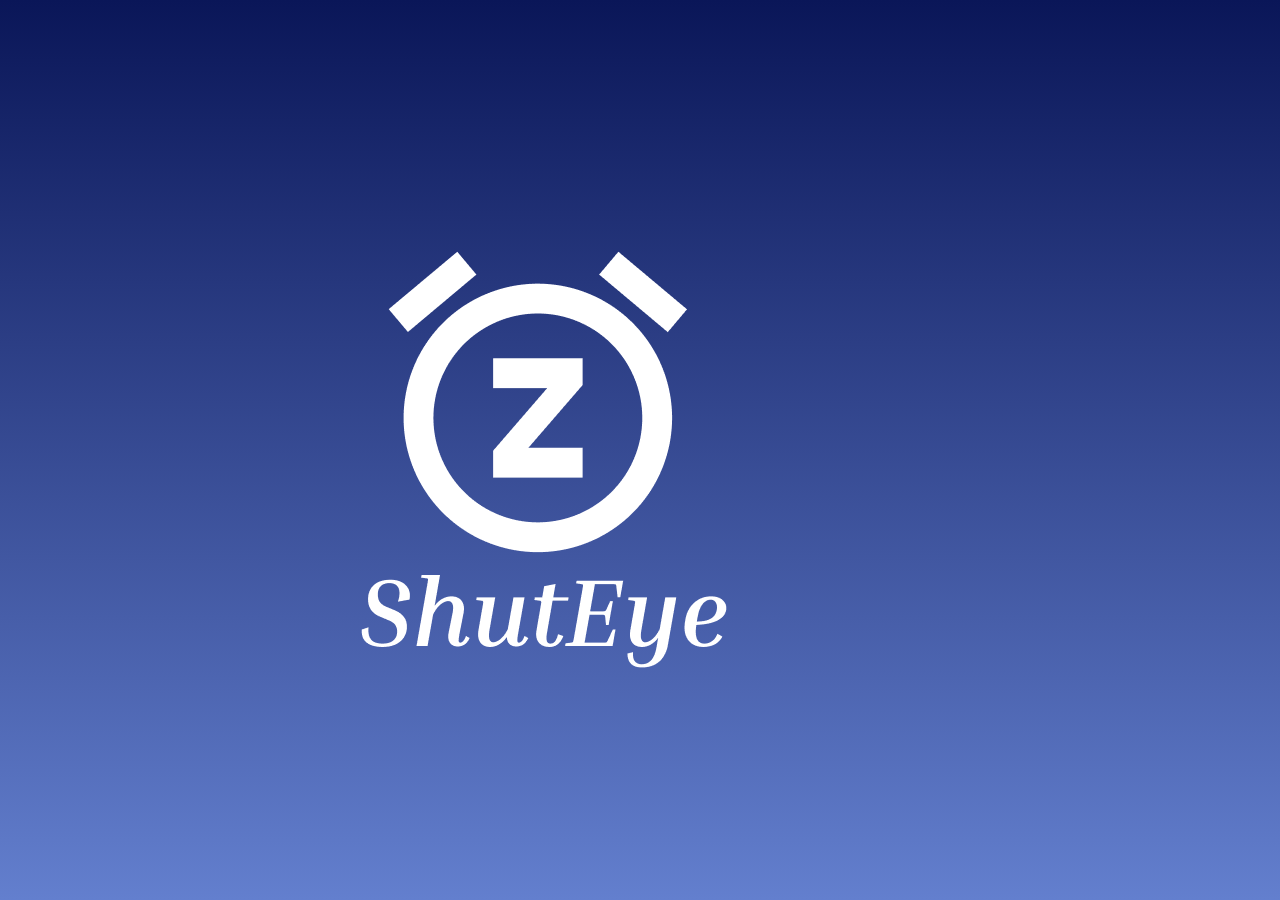
<file: index.html>
<!DOCTYPE html>
<html lang="en">

<head>
    <meta charset="UTF-8">
    <meta name="viewport" content="width=device-width, initial-scale=1.0">
    <title>Home</title>
    <link rel="stylesheet" href="https://cdnjs.cloudflare.com/ajax/libs/font-awesome/6.0.0-beta3/css/all.min.css">
    <style>
        @import url('https://fonts.googleapis.com/css2?family=Poppins:wght@400;500;600;700&display=swap');

        body {
            font-family: 'Poppins', sans-serif;
            margin: 0;
            padding: 0;
            background: linear-gradient(to bottom, #0a1658, #637fce);
            /* Dark purple gradient */
            color: #fff;
            display: flex;
            flex-direction: column;
            min-height: 100vh;
        }

        /* Splash Screen Styles */
        #splash-screen {
            position: fixed;
            top: 0;
            left: 0;
            width: 100%;
            height: 100%;
            background: linear-gradient(to bottom, #0a1658, #637fce);
            /* Solid blue background for splash */
            display: flex;
            justify-content: center;
            align-items: center;
            z-index: 9999;
            /* Ensure it's on top of everything */
            opacity: 1;
            visibility: visible;
            animation: fadeOutSplash 0.5s ease-out 2s forwards;
            /* Fade out after 2 seconds display */
        }

        #splash-screen img {
            max-width: 80%;
            /* Adjust size of the logo image */
            max-height: 80%;
            animation: zoomIn 0.5s ease-out;
            /* Optional: small zoom-in effect */
        }

        /* Keyframes for splash screen animation */
        @keyframes fadeOutSplash {
            0% {
                opacity: 1;
                visibility: visible;
            }

            99% {
                opacity: 0;
                visibility: visible;
            }

            100% {
                opacity: 0;
                visibility: hidden;
                display: none;
                /* Important: remove from flow after animation */
            }
        }

        @keyframes zoomIn {
            from {
                transform: scale(0.8);
                opacity: 0;
            }

            to {
                transform: scale(1);
                opacity: 1;
            }
        }

        /* Main content styling (existing styles below) */
        .header {
            display: flex;
            justify-content: space-between;
            align-items: center;
            padding: 20px;
        }

        .header .profile-circle {
            width: 40px;
            height: 40px;
            background-color: rgba(255, 255, 255, 0.2);
            border-radius: 50%;
        }

        .header .user-info {
            flex-grow: 1;
            margin-left: 20px;
        }

        .header .user-info h1 {
            margin: 0;
            font-size: 24px;
            font-weight: 600;
        }

        .header .user-info p {
            margin: 0;
            font-size: 14px;
            opacity: 0.8;
        }

        .header .user-avatar {
            width: 50px;
            height: 50px;
            background-color: rgba(0, 0, 0, 0.3);
            border-radius: 50%;
            display: flex;
            justify-content: center;
            align-items: center;
        }

        .header .user-avatar i {
            font-size: 30px;
            color: rgba(255, 255, 255, 0.7);
        }

        .main-content {
            flex-grow: 1;
            padding: 20px;
            display: flex;
            flex-direction: column;
            align-items: center;
            justify-content: flex-start;
        }

        .card-container {
            background-color: rgba(255, 255, 255, 0.1);
            border-radius: 30px;
            padding: 20px;
            width: 100%;
            max-width: 400px;
            /* Adjust max-width as needed */
            box-shadow: 0 10px 30px rgba(0, 0, 0, 0.2);
            backdrop-filter: blur(10px);
            -webkit-backdrop-filter: blur(10px);
            border: 1px solid rgba(255, 255, 255, 0.2);
        }

        .card {
            background-color: rgba(255, 255, 255, 0.15);
            border-radius: 15px;
            padding: 15px 20px;
            margin-bottom: 15px;
            display: flex;
            align-items: center;
            justify-content: space-between;
            backdrop-filter: blur(5px);
            -webkit-backdrop-filter: blur(5px);
            border: 1px solid rgba(255, 255, 255, 0.1);
        }

        .card:last-child {
            margin-bottom: 0;
        }

        .card .icon {
            font-size: 24px;
            color: #fff;
            width: 40px;
            height: 40px;
            border-radius: 50%;
            display: flex;
            justify-content: center;
            align-items: center;
            background-color: rgba(255, 255, 255, 0.1);
            margin-right: 15px;
        }

        .card .icon.star-icon {
            /* A darker purple for the star icons */
            color: #fff;
        }

        .card .content {
            flex-grow: 1;
            color: #fff;
        }

        .card .content h3 {
            margin: 0;
            font-size: 16px;
            font-weight: 500;
        }

        .card .content p {
            margin: 0;
            font-size: 12px;
            opacity: 0.8;
        }

        .card .edit-icon {
            font-size: 18px;
            color: #fff;
            opacity: 0.8;
            cursor: pointer;
        }

        .buttons {
            display: flex;
            justify-content: space-around;
            width: 100%;
            max-width: 350px;
            margin-top: 25px;
            margin-bottom: 20px;
        }

        .btn {
            background-color: rgba(255, 255, 255, 0.2);
            border: none;
            color: #fff;
            padding: 12px 25px;
            border-radius: 25px;
            font-size: 14px;
            font-weight: 500;
            cursor: pointer;
            transition: background-color 0.3s ease;
            backdrop-filter: blur(5px);
            -webkit-backdrop-filter: blur(5px);
            border: 1px solid rgba(255, 255, 255, 0.2);
        }

        .btn:hover {
            background-color: rgba(255, 255, 255, 0.3);
        }

        .footer-text {
            font-size: 12px;
            opacity: 0.7;
            text-align: center;
            margin-top: 15px;
            padding-bottom: 20px;
        }

        .navbar {
            display: flex;
            justify-content: space-around;
            width: 100%;
            background-color: white;
            padding: 15px 0;
            backdrop-filter: blur(10px);
            -webkit-backdrop-filter: blur(10px);
            position: sticky;
            bottom: 0;
            left: 0;
            border-top: 1px solid rgba(255, 255, 255, 0.2);
        }

        .nav-item {
            display: flex;
            flex-direction: column;
            align-items: center;
            color: black;
            text-decoration: none;
            font-size: 12px;
            opacity: 0.7;
            transition: opacity 0.3s ease;
        }

        .nav-item.active {
            opacity: 1;
            font-weight: 600;
        }

        .nav-item i {
            font-size: 22px;
            margin-bottom: 5px;
        }
    </style>
</head>

<body>
    <div id="splash-screen">
        <img src="image.png" alt="ShutEye Logo">
    </div>

    <div class="header">
        <div class="profile-circle"></div>
        <div class="user-info">
            <h1>Good Morning, Hillary</h1>
            <p>Thursday, July 10</p>
            <p>06:00 AM</p>
        </div>
        <div class="user-avatar">
            <a href="profile.html">
                <i class="fas fa-user"></i>
            </a>
        </div>
    </div>

    <div class="main-content">
        <div class="card-container">
            <div class="card">
                <div class="icon"><i class="fas fa-bell"></i></div>
                <div class="content">
                    <h3>Next Alarm</h3>
                    <p>6:00 AM</p>
                </div>
                <i class="fas fa-edit edit-icon"></i>
            </div>

            <div class="card">
                <div class="icon"><i class="fas fa-moon"></i></div>
                <div class="content">
                    <h3>Sleep Plan</h3>
                    <p>Bed time &nbsp; &nbsp; &nbsp; &nbsp; &nbsp; &nbsp; &nbsp; 10:00 PM</p>
                    <p>Wake up time &nbsp; &nbsp; 6:00 AM</p>
                    <p>Duration &nbsp; &nbsp; &nbsp; &nbsp; &nbsp; &nbsp; &nbsp; &nbsp; &nbsp; 7 hrs</p>
                </div>
                <i class="fas fa-edit edit-icon"></i>
            </div>

            <div class="card">
                <div class="icon star-icon"><i class="fas fa-star"></i></div>
                <div class="content">
                    <h3>Tonight's Routine</h3>
                    <p>Player</p>
                    <p>Reading (10 mins)</p>
                    <p>Journal Entry</p>
                </div>
                <i class="fas fa-edit edit-icon"></i>
            </div>

            <div class="card">
                <div class="icon star-icon"><i class="fas fa-star"></i></div>
                <div class="content">
                    <h3>Last Night's Sleep</h3>
                    <p>7h 15m &nbsp; &nbsp; Sleep Good</p>
                </div>
                <i class="fas fa-edit edit-icon"></i>
            </div>

            <div class="buttons">
                <button class="btn">Set Alarm</button>
                <button class="btn">Start Sleep Track</button>
            </div>
        </div>
        <p class="footer-text">Avoid gadgets 25 mins before sleep</p>
    </div>

    <div class="navbar">
        <a href="index.html" class="nav-item">
            <i class="fas fa-home"></i>
            <span>Home</span>
        </a>
        <a href="routine.html" class="nav-item active">
            <i class="fas fa-star"></i>
            <span>Routine</span>
        </a>
        <a href="sleep-tracker.html" class="nav-item">
            <i class="fas fa-moon"></i>
            <span>Tracker</span>
        </a>
    </div>
</body>

</html>
</file>
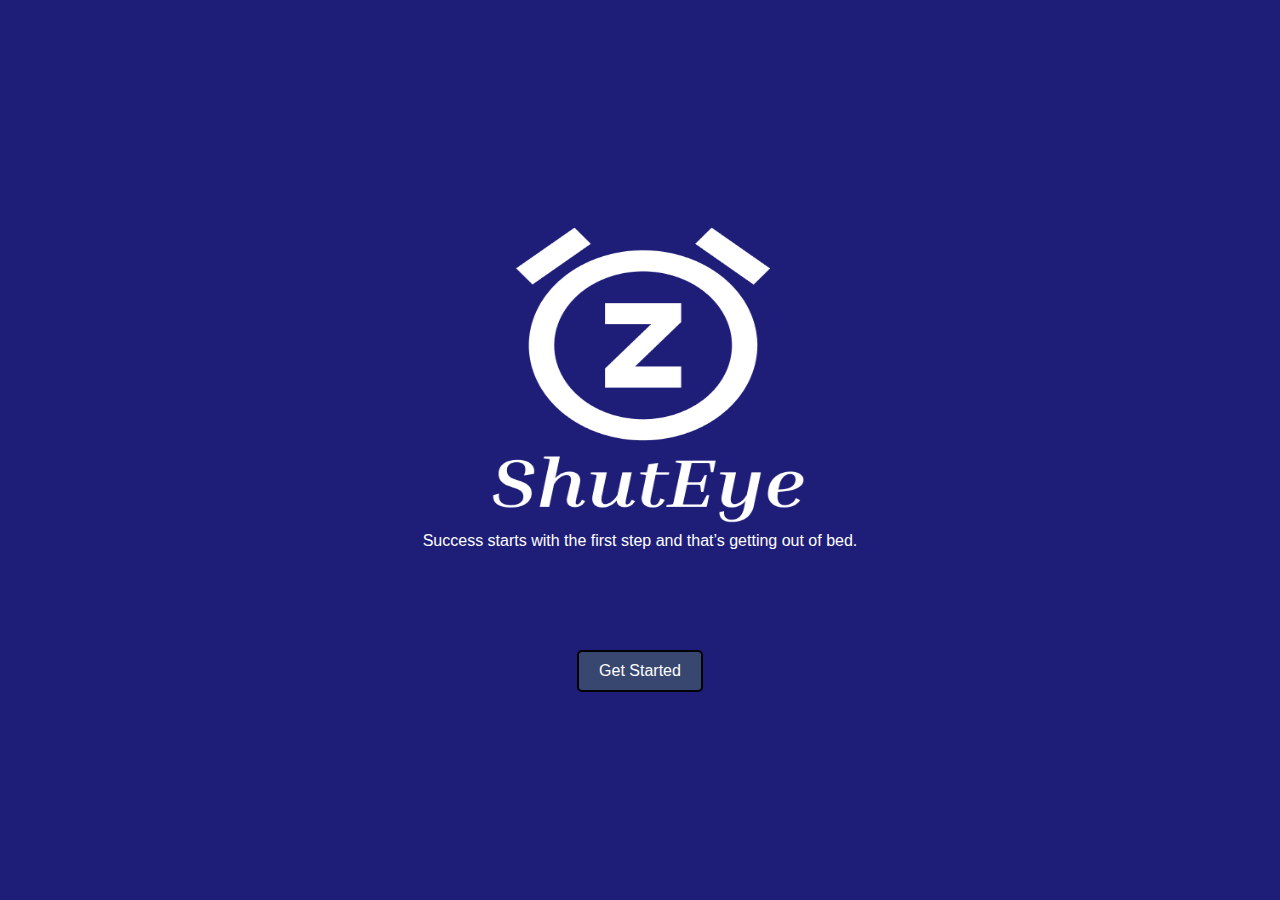
<file: first.html>
<!DOCTYPE html>
<html lang="en">
<head>
    <meta charset="UTF-8">
    <meta name="viewport" content="width=device-width, initial-scale=1.0">
    <title>ShutEye</title>
    <link rel="stylesheet" href="./first.css">
</head>
<body>
    <div class="container">
        <div class="logo"> 
            <img class="logoimg" src="./image.png" alt="ShutEye Logo">
        </div>
        <div class="description">Success starts with the first step and that’s getting out of bed.</div>
        <div class="button">
            <a href="home.html">Get Started</a>
        </div>

    </div>
</body>
</html>
</file>
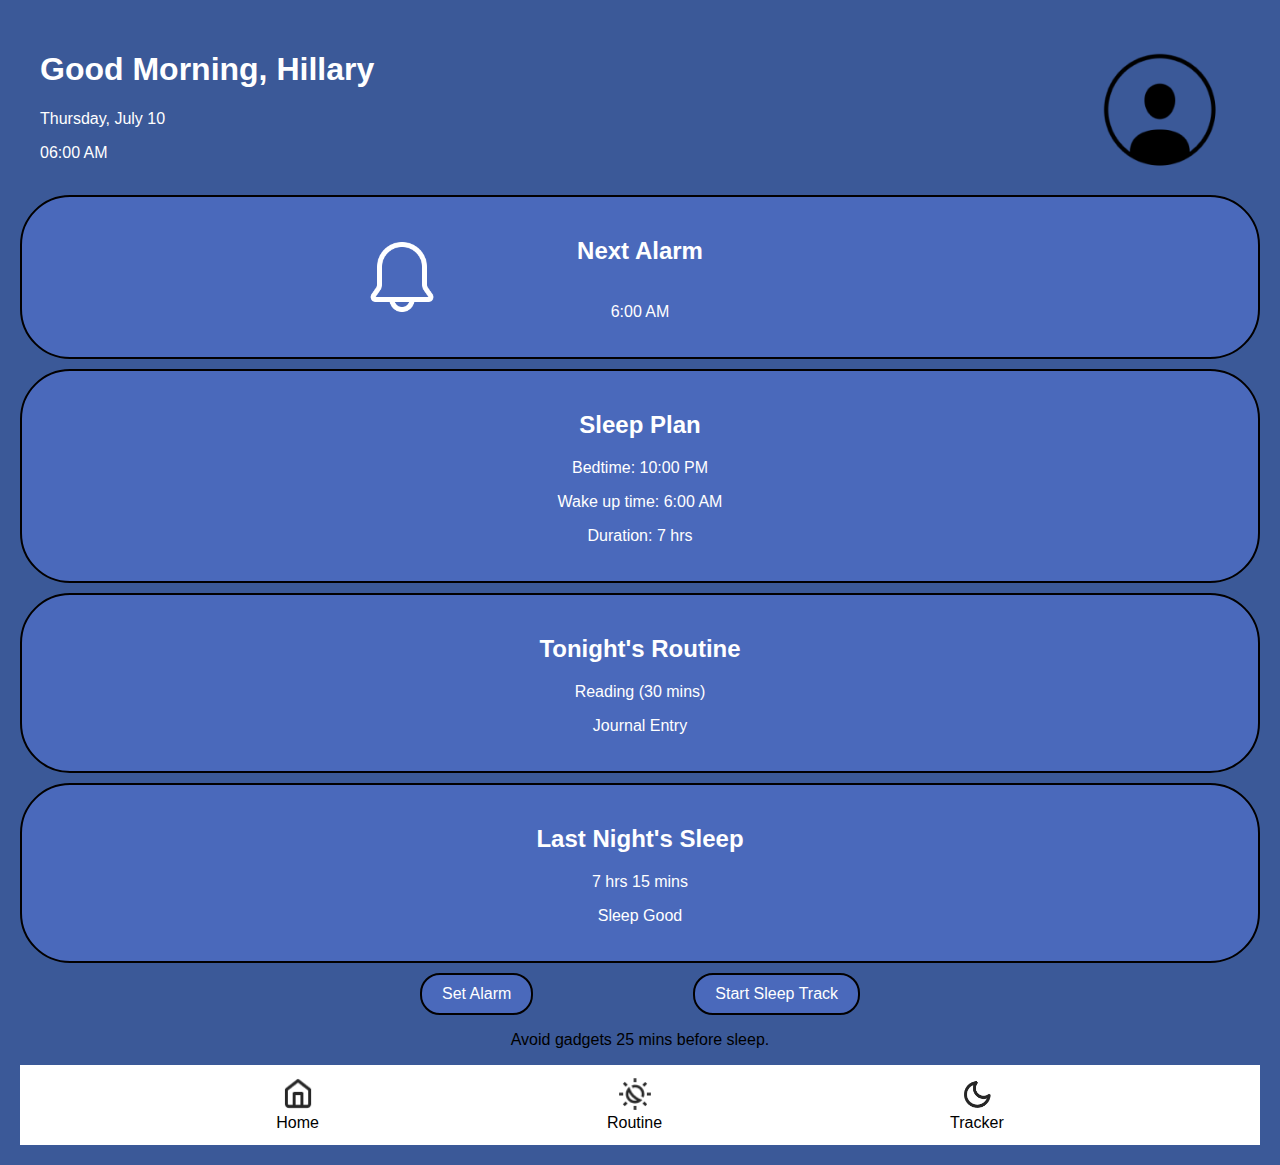
<file: home.html>
<!DOCTYPE html>
<html lang="en">
<head>
    <meta charset="UTF-8">
    <meta name="viewport" content="width=device-width, initial-scale=1.0">
    <title>Document</title>
    <link rel="stylesheet" href="./home.css">
</head>
<body>
<a href="profile.html">
    <img src="pf.png" alt="Profile" class="profile-img">
</a>
    <div class="top-left">
        <h1>Good Morning, Hillary</h1>
        <p>Thursday, July 10</p>
        <p>06:00 AM</p>
    </div>
<br>
<br>
<h1>
</h1>
<br>
<br>
<br>
<br>
<br>
<br>

    <div class="container">
         
        <div class="card">
            <div class="alarm-row">
                <img class="bell"src="bell.png" alt="Bell" class="bell-icon">
                <div class="alarm-text">
                    <h2 class="next">Next Alarm</h2>
                    <p class="alarm text1 ">6:00 AM</p>
                </div>
            </div>
        </div>
        <div class="card">
            <h2>Sleep Plan</h2>
            <p>Bedtime: 10:00 PM</p>
            <p>Wake up time: 6:00 AM</p>
            <p>Duration: 7 hrs</p>
        </div>
        <div class="card">
            <h2>Tonight's Routine</h2>
            <p>Reading (30 mins)</p>
            <p>Journal Entry</p>
        </div>
        <div class="card">
            <h2>Last Night's Sleep</h2>
            <p>7 hrs 15 mins</p>
            <p>Sleep Good</p>
        </div>
        <div class="card2">
        <a><button class="but2">Set Alarm</button></a>
        <a><button class="but2">Start Sleep Track</button></a>
        </div>

        <p class="p2">Avoid gadgets 25 mins before sleep.</p>
        
        <div class="container2">
            <a href="#" class="home-link">
                <img src="home.png" alt="Home" class="home-icon">
                <span>Home</span>
            </a>
            <a href="fourhtpage.html" class="routine-link">
                <img src="routine.png" alt="Routine" class="routine-icon">
                <span>Routine</span>
            </a>
            <a href="thirdpage.html" class="tracker-link">
                <img src="tracker.png" alt="Tracker" class="tracker-icon">
                <span>Tracker</span>
            </a>



        </div>
    </div>
</body>
</html>
</file>
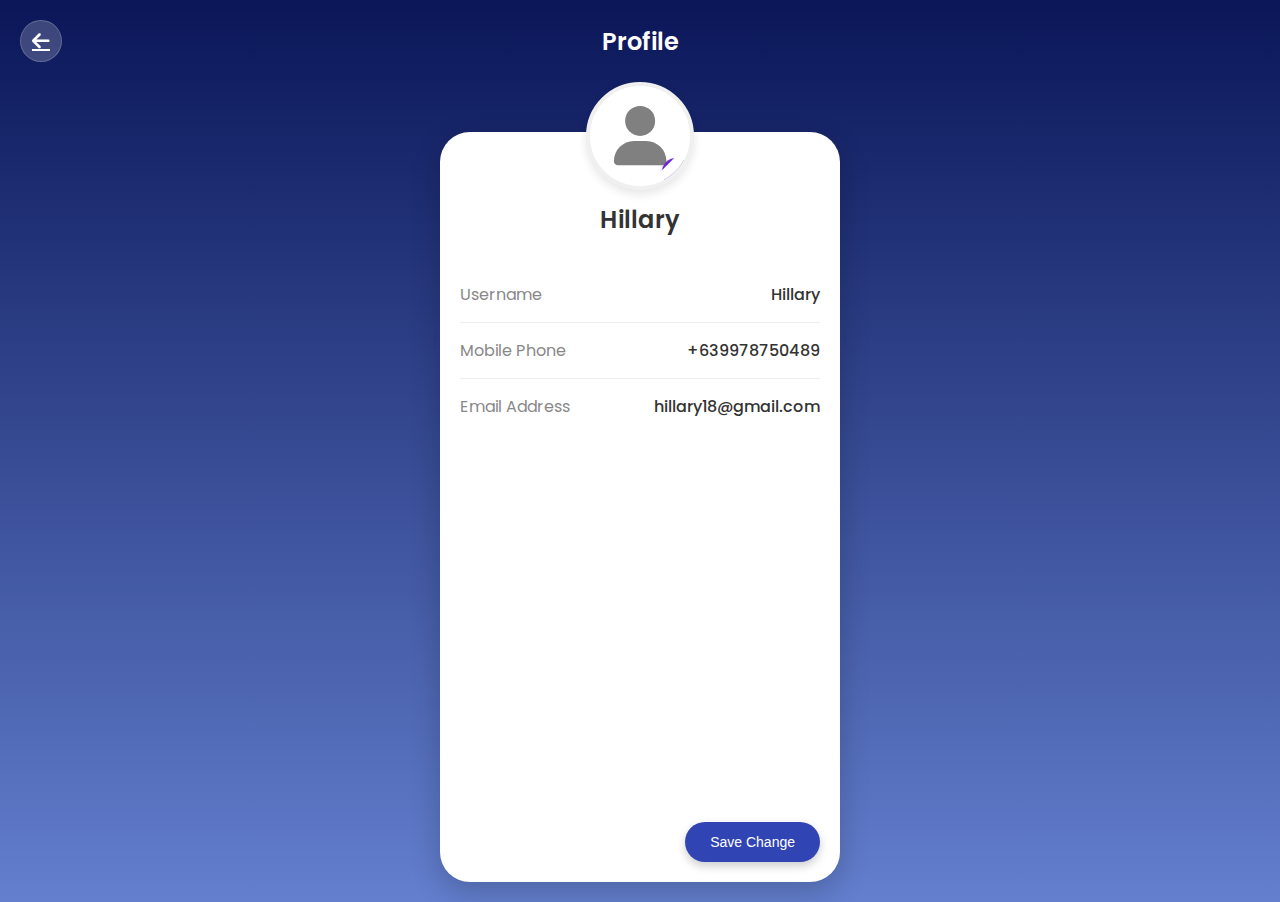
<file: profile.html>
<!DOCTYPE html>
<html lang="en">

<head>
    <meta charset="UTF-8">
    <meta name="viewport" content="width=device-width, initial-scale=1.0">
    <title>Profile</title>
    <link rel="stylesheet" href="https://cdnjs.cloudflare.com/ajax/libs/font-awesome/6.0.0-beta3/css/all.min.css">
    <style>
        @import url('https://fonts.googleapis.com/css2?family=Poppins:wght@400;500;600;700&display=swap');

        body {
            font-family: 'Poppins', sans-serif;
            margin: 0;
            padding: 0;
            background: linear-gradient(to bottom, #0a1658, #637fce);
            overflow-y: auto;
            /* Dark purple gradient */
            color: #333;
            /* Default text color for the white card */
            display: flex;
            flex-direction: column;
            min-height: 100vh;
        }

        .header {
            display: flex;
            align-items: center;
            padding: 20px;
            position: relative;
            justify-content: flex-start;
            color: #fff;
            /* Header text remains white */
        }

        .header .back-button {
            background-color: rgba(255, 255, 255, 0.2);
            border-radius: 50%;
            width: 40px;
            height: 40px;
            display: flex;
            justify-content: center;
            align-items: center;
            cursor: pointer;
            font-size: 20px;
            color: #fff;
            backdrop-filter: blur(5px);
            -webkit-backdrop-filter: blur(5px);
            border: 1px solid rgba(255, 255, 255, 0.2);
            z-index: 10;
        }

        .header h1 {
            margin: 0;
            font-size: 24px;
            font-weight: 600;
            position: absolute;
            left: 50%;
            transform: translateX(-50%);
            width: fit-content;
            z-index: 5;
        }

        .main-content {
            flex-grow: 1;
            padding: 20px;
            padding-top: 0;
            display: flex;
            flex-direction: column;
            align-items: center;
            /* Changed to space-between to push content to top and button to bottom */
            justify-content: space-between;
            position: relative;
            box-sizing: border-box;
            /* Include padding in height calculation */
            /* Added min-height to main-content to allow card to stretch */
            min-height: calc(100vh - 80px);
            /* Adjust based on header height, approx 80px */
        }

        .profile-container {
            background-color: #ffffff;
            /* Changed to white */
            border-radius: 30px;
            width: 100%;
            max-width: 400px;
            box-shadow: 0 10px 30px rgba(0, 0, 0, 0.2);
            /* Removed backdrop-filter and border as they are for translucent effect */
            /* Removed padding-top here, will manage internal spacing */
            position: relative;
            display: flex;
            flex-direction: column;
            align-items: center;
            /* Make the card fill available space */
            flex-grow: 1;
            margin-top: 50px;
            /* Space for the avatar to overlap from main-content top */
            padding-bottom: 80px;
            /* Space for the save button inside the container */
            color: #333;
            /* Text color for the content inside the white card */
            box-sizing: border-box;
        }

        .profile-avatar {
            width: 100px;
            height: 100px;
            background-color: #ffffff;
            /* White background for avatar circle */
            border-radius: 50%;
            display: flex;
            justify-content: center;
            align-items: center;
            font-size: 60px;
            color: #808080;
            /* Grey color for the user icon */
            position: absolute;
            top: -50px;
            border: 4px solid #f0f0f0;
            /* Lighter grey border for avatar */
            overflow: hidden;
            box-shadow: 0 4px 10px rgba(0, 0, 0, 0.1);
            /* Subtle shadow for avatar */
        }

        .profile-avatar i {
            font-size: 60px;
        }

        .edit-avatar-icon {
            position: absolute;
            bottom: 0px;
            /* Adjusted to be at the bottom edge */
            right: 0px;
            /* Adjusted to be at the right edge */
            background-color: #6d28d9;
            /* Purple background for edit icon */
            border-radius: 50%;
            width: 28px;
            height: 28px;
            display: flex;
            justify-content: center;
            align-items: center;
            font-size: 14px;
            color: #fff;
            /* White icon color */
            cursor: pointer;
            box-shadow: 0 2px 5px rgba(0, 0, 0, 0.2);
            /* Shadow for edit icon */
        }

        .profile-name {
            font-size: 24px;
            font-weight: 600;
            margin-top: 70px;
            /* Adjust spacing after avatar */
            margin-bottom: 30px;
            color: #333;
            /* Dark text for name */
        }

        .profile-details {
            width: calc(100% - 40px);
            /* Account for padding */
            /* No margin-bottom here as padding-bottom on container handles space */
        }

        .detail-row {
            display: flex;
            justify-content: space-between;
            align-items: center;
            padding: 15px 0;
            border-bottom: 1px solid #eee;
            /* Lighter border for white card */
            font-size: 16px;
        }

        .detail-row:last-child {
            border-bottom: none;
            /* No border for the last row */
        }

        /* No border-top on first child, as per image's clean separation */


        .detail-label {
            opacity: 0.7;
            /* Slightly faded label */
            flex-shrink: 0;
            margin-right: 15px;
            color: #555;
            /* Darker grey for labels */
        }

        .detail-value {
            font-weight: 500;
            text-align: right;
            flex-grow: 1;
            word-break: break-all;
            color: #333;
            /* Darker text for values */
        }

        .save-button-wrapper {
            /* New wrapper to position button at bottom of card */
            position: absolute;
            bottom: 20px;
            /* Distance from the bottom of the card */
            right: 20px;
            /* Distance from the right of the card */
        }

        .save-button {
            background-color: #3144b3;
            border: none;
            color: #fff;
            padding: 12px 25px;
            border-radius: 25px;
            font-size: 14px;
            font-weight: 500;
            cursor: pointer;
            transition: background-color 0.3s ease;
            box-shadow: 0 4px 10px rgba(0, 0, 0, 0.2);
        }

        .save-button:hover {
            background-color: #af29ca;
        }
    </style>
</head>

<body>
    <div class="header">
        <a href="index.html" class="back-button">
            <i class="fas fa-arrow-left"></i>
        </a>
        <h1>Profile</h1>
    </div>

    <div class="main-content">
        <div class="profile-container">
            <div class="profile-avatar">
                <i class="fas fa-user"></i>
                <div class="edit-avatar-icon">
                    <i class="fas fa-pencil-alt"></i>
                </div>
            </div>
            <h2 class="profile-name">Hillary</h2>

            <div class="profile-details">
                <div class="detail-row">
                    <span class="detail-label">Username</span>
                    <span class="detail-value">Hillary</span>
                </div>
                <div class="detail-row">
                    <span class="detail-label">Mobile Phone</span>
                    <span class="detail-value">+639978750489</span>
                </div>
                <div class="detail-row">
                    <span class="detail-label">Email Address</span>
                    <span class="detail-value">hillary18@gmail.com</span>
                </div>
            </div>

            <div class="save-button-wrapper">
                <button class="save-button">Save Change</button>
            </div>
        </div>
    </div>
</body>

</html>
</file>
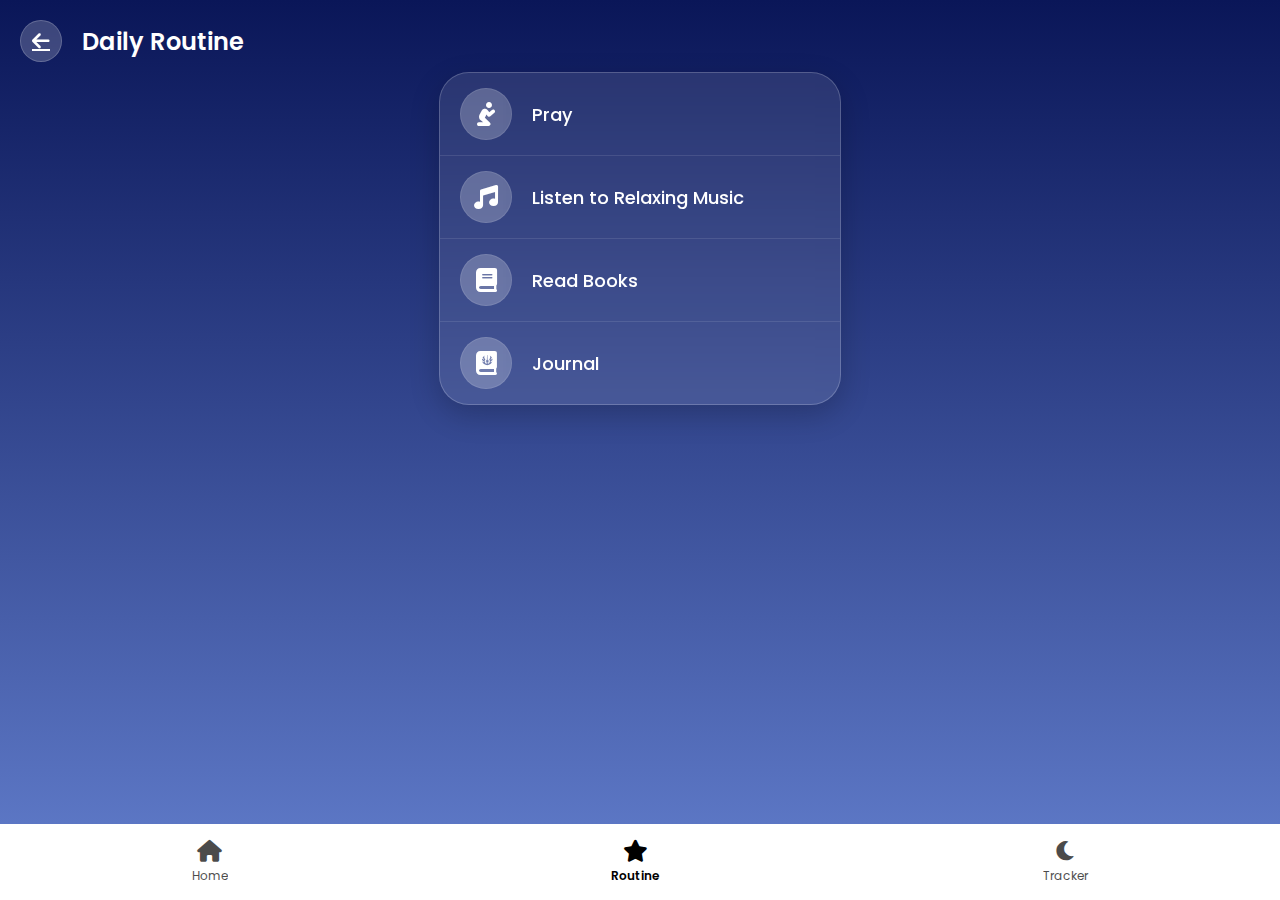
<file: routine.html>
<!DOCTYPE html>
<html lang="en">

<head>
    <meta charset="UTF-8">
    <meta name="viewport" content="width=device-width, initial-scale=1.0">
    <title>Routine</title>
    <link rel="stylesheet" href="https://cdnjs.cloudflare.com/ajax/libs/font-awesome/6.0.0-beta3/css/all.min.css">
    <style>
        @import url('https://fonts.googleapis.com/css2?family=Poppins:wght@400;500;600;700&display=swap');

        body {
            font-family: 'Poppins', sans-serif;
            margin: 0;
            padding: 0;
            background: linear-gradient(to bottom, #0a1658, #637fce);
            /* Dark purple gradient */
            color: #fff;
            display: flex;
            overflow-y: auto;
            flex-direction: column;
            min-height: 100vh;
        }

        .header {
            display: flex;
            align-items: center;
            padding: 20px;
            padding-bottom: 0;
            /* Adjust padding to bring title closer to top elements */
        }

        .header .back-button {
            background-color: rgba(255, 255, 255, 0.2);
            border-radius: 50%;
            width: 40px;
            height: 40px;
            display: flex;
            justify-content: center;
            align-items: center;
            cursor: pointer;
            font-size: 20px;
            color: #fff;
            margin-right: 20px;
            backdrop-filter: blur(5px);
            -webkit-backdrop-filter: blur(5px);
            border: 1px solid rgba(255, 255, 255, 0.2);
        }

        .header h1 {
            margin: 0;
            font-size: 24px;
            font-weight: 600;
        }

        .main-content {
            flex-grow: 1;
            padding: 20px;
            padding-top: 10px;
            /* Adjust padding to bring content closer to header */
            display: flex;
            flex-direction: column;
            align-items: center;
            justify-content: flex-start;
        }

        .routine-list {
            background-color: rgba(255, 255, 255, 0.1);
            border-radius: 30px;
            /* Large radius for the whole container */
            width: 100%;
            max-width: 400px;
            box-shadow: 0 10px 30px rgba(0, 0, 0, 0.2);
            backdrop-filter: blur(10px);
            -webkit-backdrop-filter: blur(10px);
            border: 1px solid rgba(255, 255, 255, 0.2);
            overflow: hidden;
            /* Ensures rounded corners for inner items */
            padding: 0;
            /* Remove padding from the container itself */
        }

        .routine-item {
            display: flex;
            align-items: center;
            padding: 15px 20px;
            color: #fff;
            border-bottom: 1px solid rgba(255, 255, 255, 0.1);
            /* Subtle separator */
            transition: background-color 0.3s ease;
        }

        .routine-item:last-child {
            border-bottom: none;
            /* No border for the last item */
        }

        .routine-item:hover {
            background-color: rgba(255, 255, 255, 0.15);
        }

        .routine-item .icon-circle {
            width: 50px;
            height: 50px;
            background-color: rgba(255, 255, 255, 0.15);
            border-radius: 50%;
            display: flex;
            justify-content: center;
            align-items: center;
            margin-right: 20px;
            font-size: 24px;
            backdrop-filter: blur(5px);
            -webkit-backdrop-filter: blur(5px);
            border: 1px solid rgba(255, 255, 255, 0.1);
        }

        .routine-item span {
            font-size: 18px;
            font-weight: 500;
        }

        .navbar {
            display: flex;
            justify-content: space-around;
            width: 100%;
            background-color: white;
            padding: 15px 0;
            backdrop-filter: blur(10px);
            -webkit-backdrop-filter: blur(10px);
            position: sticky;
            bottom: 0;
            left: 0;
            border-top: 1px solid rgba(255, 255, 255, 0.2);
        }

        .nav-item {
            display: flex;
            flex-direction: column;
            align-items: center;
            color: black;
            text-decoration: none;
            font-size: 12px;
            opacity: 0.7;
            transition: opacity 0.3s ease;
        }

        .nav-item.active {
            opacity: 1;
            font-weight: 600;
        }

        .nav-item i {
            font-size: 22px;
            margin-bottom: 5px;
        }
    </style>
</head>

<body>
    <div class="header">
        <a href="routine.html" class="back-button">
            <i class="fas fa-arrow-left"></i>
        </a>
        <h1>Daily Routine</h1>
    </div>

    <div class="main-content">
        <div class="routine-list">
            <div class="routine-item">
                <div class="icon-circle">
                    <i class="fas fa-pray"></i>
                </div>
                <span>Pray</span>
            </div>
            <div class="routine-item">
                <div class="icon-circle">
                    <i class="fas fa-music"></i>
                </div>
                <span>Listen to Relaxing Music</span>
            </div>
            <div class="routine-item">
                <div class="icon-circle">
                    <i class="fas fa-book"></i>
                </div>
                <span>Read Books</span>
            </div>
            <div class="routine-item">
                <div class="icon-circle">
                    <i class="fas fa-journal-whills"></i>
                </div>
                <span>Journal</span>
            </div>
        </div>
    </div>

    <div class="navbar">
        <a href="index.html" class="nav-item">
            <i class="fas fa-home"></i>
            <span>Home</span>
        </a>
        <a href="routine.html" class="nav-item active">
            <i class="fas fa-star"></i>
            <span>Routine</span>
        </a>
        <a href="sleep-tracker.html" class="nav-item">
            <i class="fas fa-moon"></i>
            <span>Tracker</span>
        </a>
    </div>
</body>

</html>
</file>
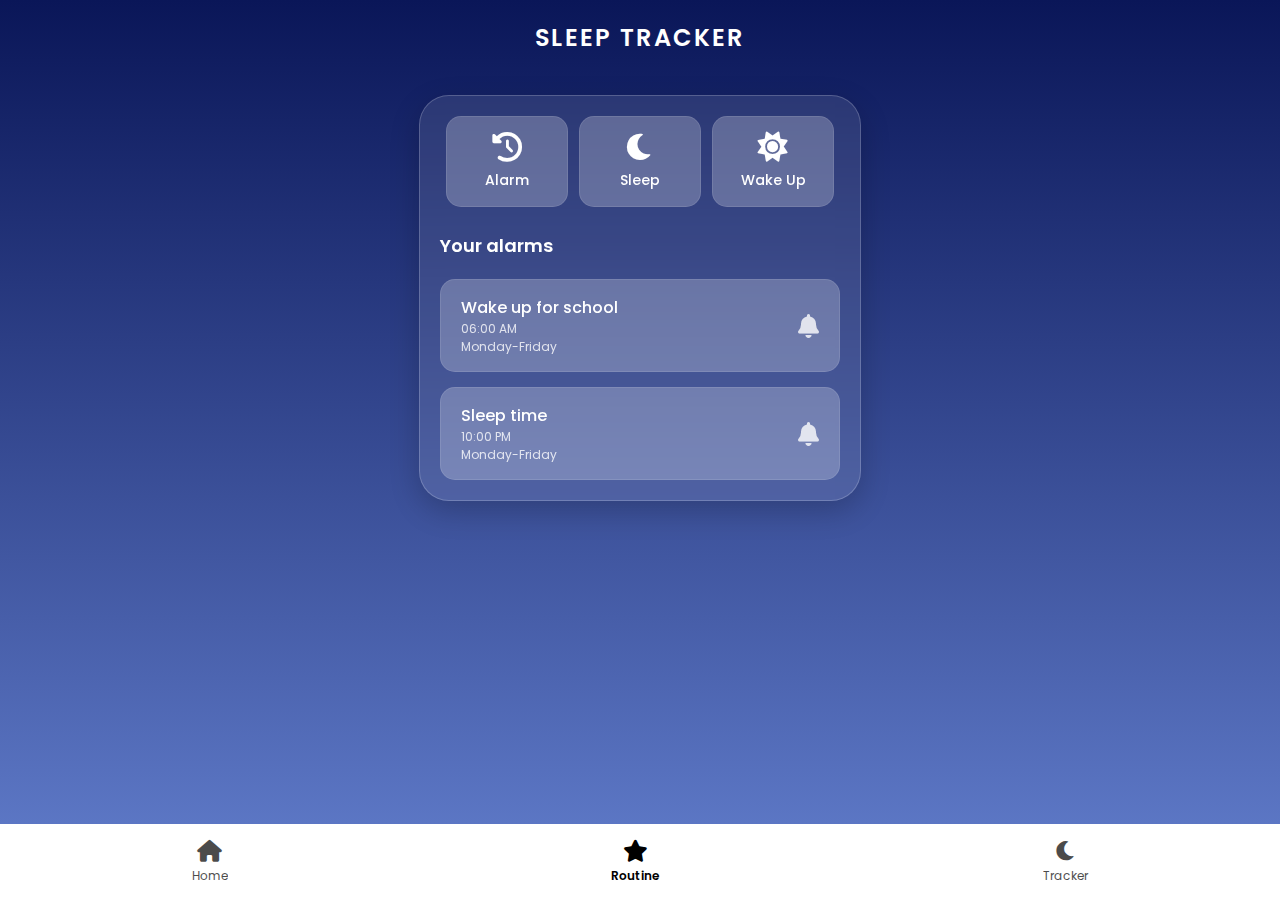
<file: sleep-tracker.html>
<!DOCTYPE html>
<html lang="en">

<head>
    <meta charset="UTF-8">
    <meta name="viewport" content="width=device-width, initial-scale=1.0">
    <title>Tracker</title>
    <link rel="stylesheet" href="https://cdnjs.cloudflare.com/ajax/libs/font-awesome/6.0.0-beta3/css/all.min.css">
    <style>
        @import url('https://fonts.googleapis.com/css2?family=Poppins:wght@400;500;600;700&display=swap');

        body {
            font-family: 'Poppins', sans-serif;
            margin: 0;
            padding: 0;
            background: linear-gradient(to bottom, #0a1658, #637fce);
            overflow-y: auto;
            color: #fff;
            display: flex;
            flex-direction: column;
            min-height: 100vh;
        }

        .header {
            display: flex;
            justify-content: space-between;
            align-items: center;
            padding: 20px;
            /* The second image shows "SLEEP TRACKER" at the top */
            text-align: center;
            justify-content: center;
            width: 100%;
            box-sizing: border-box;
        }

        .header h1 {
            margin: 0;
            font-size: 24px;
            font-weight: 600;
            text-transform: uppercase;
            letter-spacing: 2px;
        }

        .main-content {
            flex-grow: 1;
            padding: 20px;
            display: flex;
            flex-direction: column;
            align-items: center;
            overflow-y: auto;
            -webkit-overflow-scrolling: touch;
            height: calc(100vh - [HEADER_HEIGHT_APPROX]px - [NAVBAR_HEIGHT_APPROX]px);
            box-sizing: border-box;
            /* Include padding in height calculation */
            padding-bottom: 0;
            /* Important: prevents double padding at the bottom */
        }

        .card-container {
            background-color: rgba(255, 255, 255, 0.1);
            border-radius: 30px;
            padding: 20px;
            width: 100%;
            max-width: 400px;
            /* Adjust max-width as needed */
            box-shadow: 0 10px 30px rgba(0, 0, 0, 0.2);
            backdrop-filter: blur(10px);
            -webkit-backdrop-filter: blur(10px);
            border: 1px solid rgba(255, 255, 255, 0.2);
        }

        .section-buttons {
            display: flex;
            justify-content: space-around;
            margin-bottom: 25px;
        }

        .section-btn {
            background-color: rgba(255, 255, 255, 0.15);
            border-radius: 15px;
            padding: 15px 20px;
            display: flex;
            flex-direction: column;
            align-items: center;
            color: #fff;
            font-size: 14px;
            font-weight: 500;
            cursor: pointer;
            width: calc(33% - 10px);
            /* Adjust width to fit three buttons */
            box-sizing: border-box;
            transition: background-color 0.3s ease;
            backdrop-filter: blur(5px);
            -webkit-backdrop-filter: blur(5px);
            border: 1px solid rgba(255, 255, 255, 0.1);
        }

        .section-btn:hover {
            background-color: rgba(255, 255, 255, 0.25);
        }

        .section-btn i {
            font-size: 30px;
            margin-bottom: 8px;
        }

        .card-title {
            font-size: 18px;
            font-weight: 600;
            margin-bottom: 20px;
            text-align: left;
            width: 100%;
        }

        .alarm-card {
            background-color: rgba(255, 255, 255, 0.15);
            border-radius: 15px;
            padding: 15px 20px;
            margin-bottom: 15px;
            display: flex;
            align-items: center;
            justify-content: space-between;
            backdrop-filter: blur(5px);
            -webkit-backdrop-filter: blur(5px);
            border: 1px solid rgba(255, 255, 255, 0.1);
        }

        .alarm-card:last-child {
            margin-bottom: 0;
        }

        .alarm-card .content {
            flex-grow: 1;
            color: #fff;
        }

        .alarm-card .content h3 {
            margin: 0;
            font-size: 16px;
            font-weight: 500;
        }

        .alarm-card .content p {
            margin: 0;
            font-size: 12px;
            opacity: 0.8;
        }

        .alarm-card .bell-icon {
            font-size: 24px;
            color: #fff;
            opacity: 0.8;
        }

        .navbar {
            display: flex;
            justify-content: space-around;
            width: 100%;
            background-color: white;
            padding: 15px 0;
            backdrop-filter: blur(10px);
            -webkit-backdrop-filter: blur(10px);
            position: sticky;
            bottom: 0;
            left: 0;
            border-top: 1px solid rgba(255, 255, 255, 0.2);
        }

        .nav-item {
            display: flex;
            flex-direction: column;
            align-items: center;
            color: black;
            text-decoration: none;
            font-size: 12px;
            opacity: 0.7;
            transition: opacity 0.3s ease;
        }

        .nav-item.active {
            opacity: 1;
            font-weight: 600;
        }

        .nav-item i {
            font-size: 22px;
            margin-bottom: 5px;
        }
    </style>
</head>

<body>
    <div class="header">
        <h1>Sleep Tracker</h1>
    </div>

    <div class="main-content">
        <div class="card-container">
            <div class="section-buttons">
                <div class="section-btn">
                    <i class="fas fa-history"></i>
                    <span>Alarm</span>
                </div>
                <div class="section-btn">
                    <i class="fas fa-moon"></i>
                    <span>Sleep</span>
                </div>
                <div class="section-btn">
                    <i class="fas fa-sun"></i>
                    <span>Wake Up</span>
                </div>
            </div>

            <h2 class="card-title">Your alarms</h2>

            <div class="alarm-card">
                <div class="content">
                    <h3>Wake up for school</h3>
                    <p>06:00 AM</p>
                    <p>Monday-Friday</p>
                </div>
                <i class="fas fa-bell bell-icon"></i>
            </div>

            <div class="alarm-card">
                <div class="content">
                    <h3>Sleep time</h3>
                    <p>10:00 PM</p>
                    <p>Monday-Friday</p>
                </div>
                <i class="fas fa-bell bell-icon"></i>
            </div>
        </div>
    </div>

    <div class="navbar">
        <a href="index.html" class="nav-item">
            <i class="fas fa-home"></i>
            <span>Home</span>
        </a>
        <a href="routine.html" class="nav-item active">
            <i class="fas fa-star"></i>
            <span>Routine</span>
        </a>
        <a href="sleep-tracker.html" class="nav-item">
            <i class="fas fa-moon"></i>
            <span>Tracker</span>
        </a>
    </div>
</body>

</html>
</file>
<file: first.css>
body {
    font-family: Arial, sans-serif;
    display: flex;
    justify-content: center;
    align-items: center;
    height: 100vh;
    margin: 0;
    background-color: #1E1E78; /* Dark blue background */
    color: white;
    text-align: center;
}
       
.logo {
    margin-left: 180px ;
}

.logoimg {
    width: 30rem; /* Adjust the size of the logo */
    height: 20rem;
}
  
.description {
    font-size: 16px; /* Font size for description */
    margin-bottom: 20px;
}
.button {
    margin-top: 100px;
    padding: 10px 20px;
    font-size: 16px;
    color: white;
    background-color: #384770; /* Green color for the button */
    border: 2px solid rgb(2, 0, 0);
    border-radius: 5px;
    cursor: pointer;
    display: flex;
    justify-content: center;
    align-items: center;
    width: fit-content;
    margin-left: auto;
    margin-right: auto;
}
.button:hover {
    background-color: #384770; /* Darker green on hover */
}
.button a {
    color: white;
    text-decoration: none; /* Optional: removes underline */
}
</file>
<file: home.css>
body {
            font-family: Arial, sans-serif;
            background-color: #3b5998;
            color: white;
            text-align: center;
            margin: 0;
            padding: 0;
            position: relative;
        }
        .container {
            padding: 20px;
        }
        .card {
            background-color: #4a69bb;
            border-radius: 50px;
            border: 2px solid rgb(2, 0, 0);
            margin: 10px 0;
            padding: 20px;
        }
        button {
            background-color: #4a69bb;
            padding: 10px 20px;
            cursor: pointer;
            font-size: 16px;
        }
        .card2{
            display: flex;
            justify-content: center;
            align-items: center;
            gap: 10rem;
        }
        .but2{
            color:white;
            border: 2px solid rgb(2, 0, 0);
            border-radius: 20px;
        }
       
        .p2{
            color: black
        }
        .container2 {
            background-color: white;
            width: 100%;
            height: 5rem;
            display: flex;
            justify-content: center;
            align-items: center;
            gap: 18rem;
        }
        .top-right {
    position: absolute;
    top: 30px;
    right: 40px;
    text-align: right;
}
.top-left {
    position: absolute;
    top: 30px;
    left: 40px;
    text-align: left;
    z-index: 10;
}
.profile-img {
    position: absolute;
    top: 30px;
    right: 40px;
    width: 140px;      /* Increased size */
    height: 140px;     /* Increased size */
    border-radius: 50%;
    object-fit: cover;
    z-index: 20;
    margin: 10px; /* Adds 10px space on all sides */
}
.home-icon {
    width: 22px;
    height: 22px;
    vertical-align: middle;
    margin-right: 8px; /* Space between icon and text */
    filter: brightness(0) opacity(0.85); /* Strong black with opacity */
}
.home-link {
    display: flex;
    flex-direction: column;
    align-items: center;
    text-decoration: none; /* Remove underline */
    color: black;          /* Make text black */
}
.home-link .home-icon {
    width: 32px;
    height: 32px;
    margin-right: 0;
    margin-bottom: 4px; /* Space between icon and text */
    filter: brightness(0) opacity(0.85);
}
.home-link span {
    margin: 0;
    padding: 0;
    color: black;         /* Ensure text is black */
}
.routine-link {
    display: flex;
    flex-direction: column;
    align-items: center;
    text-decoration: none;
    color: black;
}
.routine-link .routine-icon {
    width: 32px;
    height: 32px;
    margin-bottom: 4px;
    filter: brightness(0) opacity(0.85);
}
.routine-link span {
    margin: 0;
    padding: 0;
    color: black;
}
.tracker-link {
    display: flex;
    flex-direction: column;
    align-items: center;
    text-decoration: none;
    color: black;
}
.tracker-link .tracker-icon {
    width: 32px;
    height: 32px;
    margin-bottom: 4px;
    filter: brightness(0) opacity(0.85);
}
.tracker-link span {
    margin: 0;
    padding: 0;
    color: black;
}
.alarm-row {
    display: flex;
    align-items: center;
    justify-content: center;
    /* gap: 20px; */
    /* margin-left:20rem; */
    /* width:2rem; */
    
}
.bell{
    display: flex;
    margin-left:20rem;
    width:5rem;
}
.next{
    display: flex;
    align-items: center;
    /* margin-right:2rem; */
}
.alarm-text {
    display: flex;
    flex-direction: column;
    justify-content: center;
    align-items: center;
    text-align: center;
    width:500rem;
    gap: 2px;
    margin-right:25rem;
}
.bell-icon {
    width: 32px;
    height: 32px;
    filter: brightness(0) opacity(0.85);
    /* margin-left: 580px; */

}
.alarm-text1{
    bottom:10px;
}
</file>
